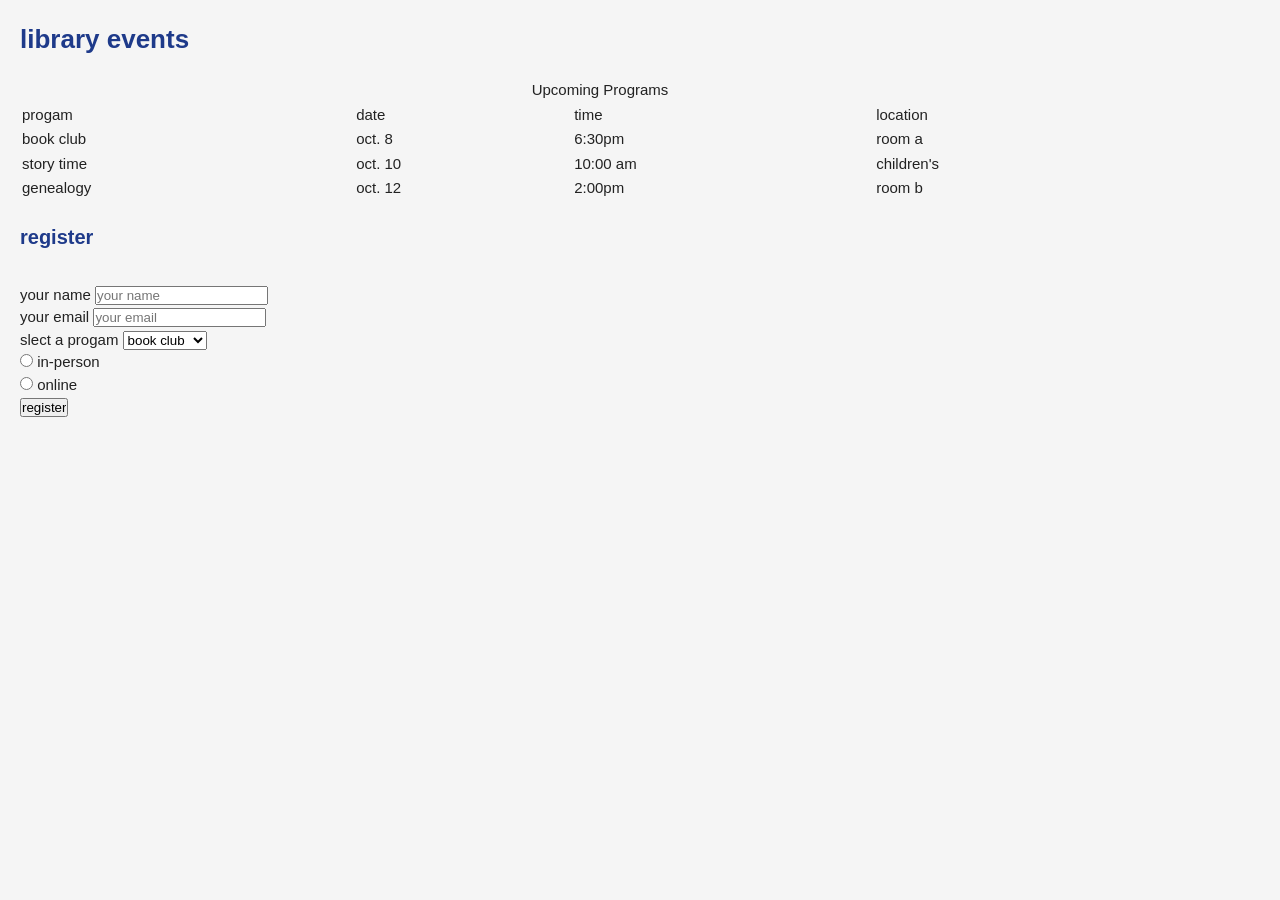
<file: exercise-06.html>
<!doctype html>
<html lang="en-US">
    <head>
        <meta charset="utf-8" />
        <title>my test page</title>
        <link href="style.css" rel="stylesheet" />
    </head>
    <body>

        <h1>library events</h1>
  
        <table>
            <caption> Upcoming Programs  </caption>
            <thead>
                <tr>
                    <td>progam</td>
                    <td>date</td>
                    <td>time</td>
                    <td>location</td>
                </tr>
            </thead>
            <tbody>
                 <tr>
                    <td>book club</td>
                    <td>oct. 8</td>
                    <td>6:30pm</td>
                    <td>room a</td>
                </tr>
                 <tr>
                    <td>story time</td>
                    <td>oct. 10</td>
                    <td>10:00 am</td>
                    <td>children's</td>
                </tr>
                 <tr>
                    <td>genealogy</td>
                    <td>oct. 12</td>
                    <td>2:00pm</td>
                    <td>room b</td>
                </tr>
            </tbody>
        </table>

        <h2> register </h2>
        <form>
            <div>
                <label for="name"> your name</label>
                <input type="text" name="name" placeholder="your name">
            </div>
             <div>
                <label for="email"> your email</label>
                <input type="email" name="email" placeholder="your email">
            </div>
            <div>
                <label for="progam">slect a progam</label>
                <select name="progam">
                    <option value="book club">book club</option>
                    <option value="story-time">story time</option>
                    <option value="genealogy">genealogy</option>
                </select>
             </div> 
             <div>
                <input type="radio" value="in-person" name="in-person">
                <label for="in-person">in-person</label>
             </div>
            <div>
                <input type="radio" value="online" name="online">
                <label for="online">online</label>
             </div>
             <div>
                <input type="submit" value="register">
             </div>
        </form>

    </body>
</html>
</file>
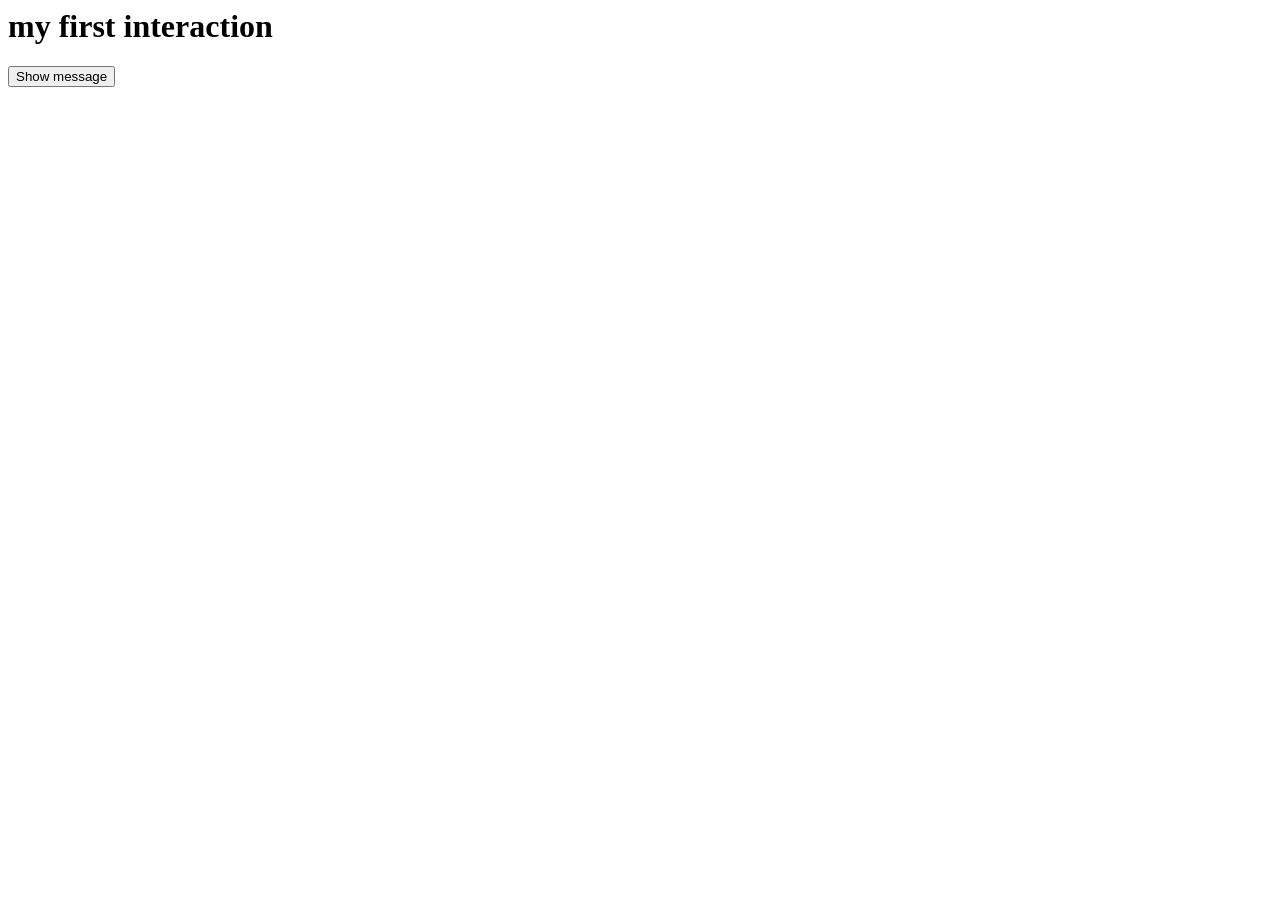
<file: exercise-10.html>
<meta name="viewport" content="width=device-width, initial-scale=1.0">
    <title>Pen</title>
  </head>
  <body>

    <h1>my first interaction </h1>

    <button id= "message-button"> Show message</button>

    <p id= "message" hidden="true"> Hello! You clicked a button</p>
    

    <script src="./script.js"></script>
  </body>
</html>
</file>
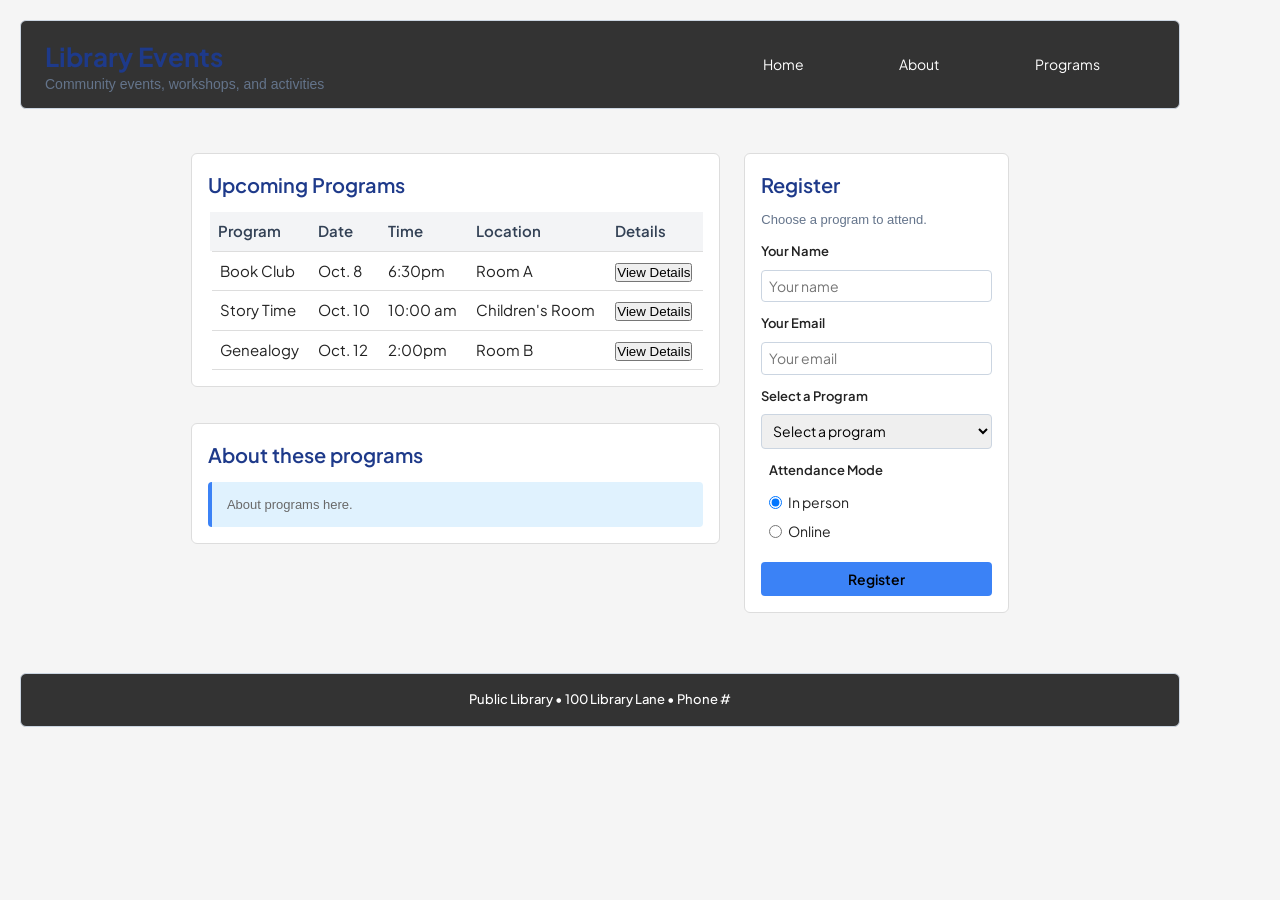
<file: exercise-12.html>
<!DOCTYPE html>
<html lang="en-US">
<head>
    <meta charset="utf-8" />
    <meta name="viewport" content="width=device-width, initial-scale=1.0">
    <title>Library Events & Registration</title>
    
    <link rel="preconnect" href="https://fonts.googleapis.com">
    <link rel="preconnect" href="https://fonts.gstatic.com" crossorigin>
    <link href="https://fonts.googleapis.com/css2?family=Plus+Jakarta+Sans:wght@400;500;600;700&display=swap" rel="stylesheet">
    
    <link href="style.css" rel="stylesheet" />
</head> 
<body>

    <header class="site-header">
        <div class="header-titles">
            <h1>Library Events</h1> 
            <p>Community events, workshops, and activities</p>
        </div>
        <nav class="nav-box" aria-label="Main Website Navigation Links">
            <ul>
                <li><a href="#">Home</a></li>
                <li><a href="#">About</a></li>
                <li><a href="#">Programs</a></li>
            </ul>
        </nav>
    </header>

    <div id="confirmation-message" class="confirmation-box" hidden>
        <p>Thank you for registering, <span id="confirm-name"></span>, for the <span id="confirm-program"></span> program!</p>
    </div>

    <div class="main-layout-wrapper">
        
        <main class="content-column">
            <!-- Upcoming Programs Table Block -->
            <section class="layout-card">
                <table id="library-name">
                    <caption>Upcoming Programs</caption>
                    <thead>
                        <tr>
                            <th scope="col">Program</th>
                            <th scope="col">Date</th>
                            <th scope="col">Time</th>
                            <th scope="col">Location</th>
                            <th scope="col">Details</th>
                        </tr>
                    </thead>
                    <tbody>
                        <tr>
                            <td>Book Club</td>
                            <td>Oct. 8</td>
                            <td>6:30pm</td>
                            <td>Room A</td>
                            <td><button type="button" class="details-button" data-target="Book Club">View Details</button></td>
                        </tr>
                        <tr>
                            <td>Story Time</td>
                            <td>Oct. 10</td>
                            <td>10:00 am</td>
                            <td>Children's Room</td>
                            <td><button type="button" class="details-button" data-target="Story Time">View Details</button></td>
                        </tr>
                        <tr>
                            <td>Genealogy</td>
                            <td>Oct. 12</td>
                            <td>2:00pm</td>
                            <td>Room B</td>
                            <td><button type="button" class="details-button" data-target="Genealogy">View Details</button></td>
                        </tr>
                    </tbody>
                </table>
            </section>

            <section class="layout-card">
                <h2>About these programs</h2>
                <div class="info-callout-box">
                    <p>About programs here.</p>
                </div>
                <div id="Book Club" class="progams-details" hidden>
                    <h3>Book Club Details</h3>
                    <p>Some details about this event...</p>
                </div>
                <div id="Story Time" class="progams-details" hidden>
                    <h3>Story Time Details</h3>
                    <p>Some details about this event...</p>
                </div>
                <div id="Genealogy" class="progams-details" hidden>
                    <h3>Genealogy Details</h3>
                    <p>Some details about this event...</p>
                </div>
            </section>
        </main>

        <aside class="sidebar-column">
            <section class="layout-card">
                <h2>Register</h2>
                <p class="sidebar-subtitle">Choose a program to attend.</p>
                
                <form id="registration-form" class="registration-form" action="#" method="POST">
                    <div class="form-group">
                        <label for="registration-name">Your Name</label>
                        <input type="text" id="registration-name" name="name" class="form-control" placeholder="Your name" required>
                    </div>
                    <div class="form-group">
                        <label for="user-email">Your Email</label>
                        <input type="email" id="user-email" name="email" class="form-control" placeholder="Your email" required>
                    </div>
                    <div class="form-group">
                        <label for="registration-program">Select a Program</label>
                        <select id="registration-program" name="program" class="form-control" required>
                            <option value="" disabled selected>Select a program</option>
                            <option value="Book Club">Book Club</option>
                            <option value="Story Time">Story Time</option>
                            <option value="Genealogy">Genealogy</option>
                        </select>
                    </div> 
                     
                    <fieldset class="radio-fieldset">
                        <legend>Attendance Mode</legend>
                        <div class="radio-option">
                            <input type="radio" id="mode-in-person" value="in-person" name="attendanceMode" checked>
                            <label for="mode-in-person">In person</label>
                        </div>
                        <div class="radio-option">
                            <input type="radio" id="mode-online" value="online" name="attendanceMode">
                            <label for="mode-online">Online</label>
                        </div>
                    </fieldset>
                     
                    <div>
                        <input type="submit" value="Register" class="submit-button">
                    </div>
                </form>
            </section>
        </aside>

    </div>

    <footer class="site-footer">
        <div class="footer-top">
            Public Library &bull; 100 Library Lane &bull; Phone #
        </div>
    </footer>

    <script src="./script-ex-12.js"></script>
</body>
</html>
</file>
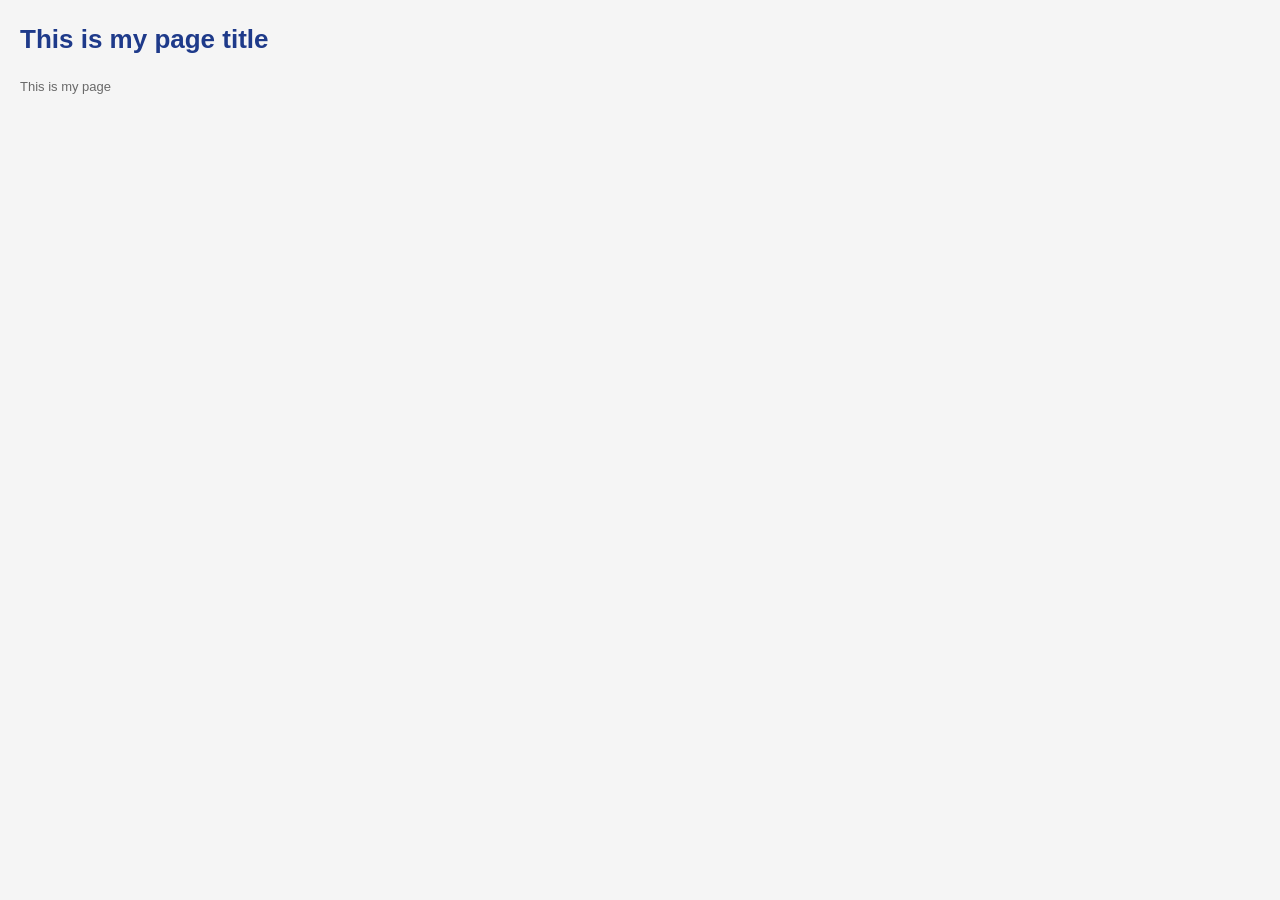
<file: exercise02.html>
<!DOCTYPE html>
<html lang=""en-US">
<head>
    <meta charset=""uf-8" />
    <title>My test page</title>
    <link href="style.css" rel="stylesheet" />
    </head>
    <body>
        <h1>This is my page title</h1>
<p> This is my page</p>
</body>
</html>
</file>
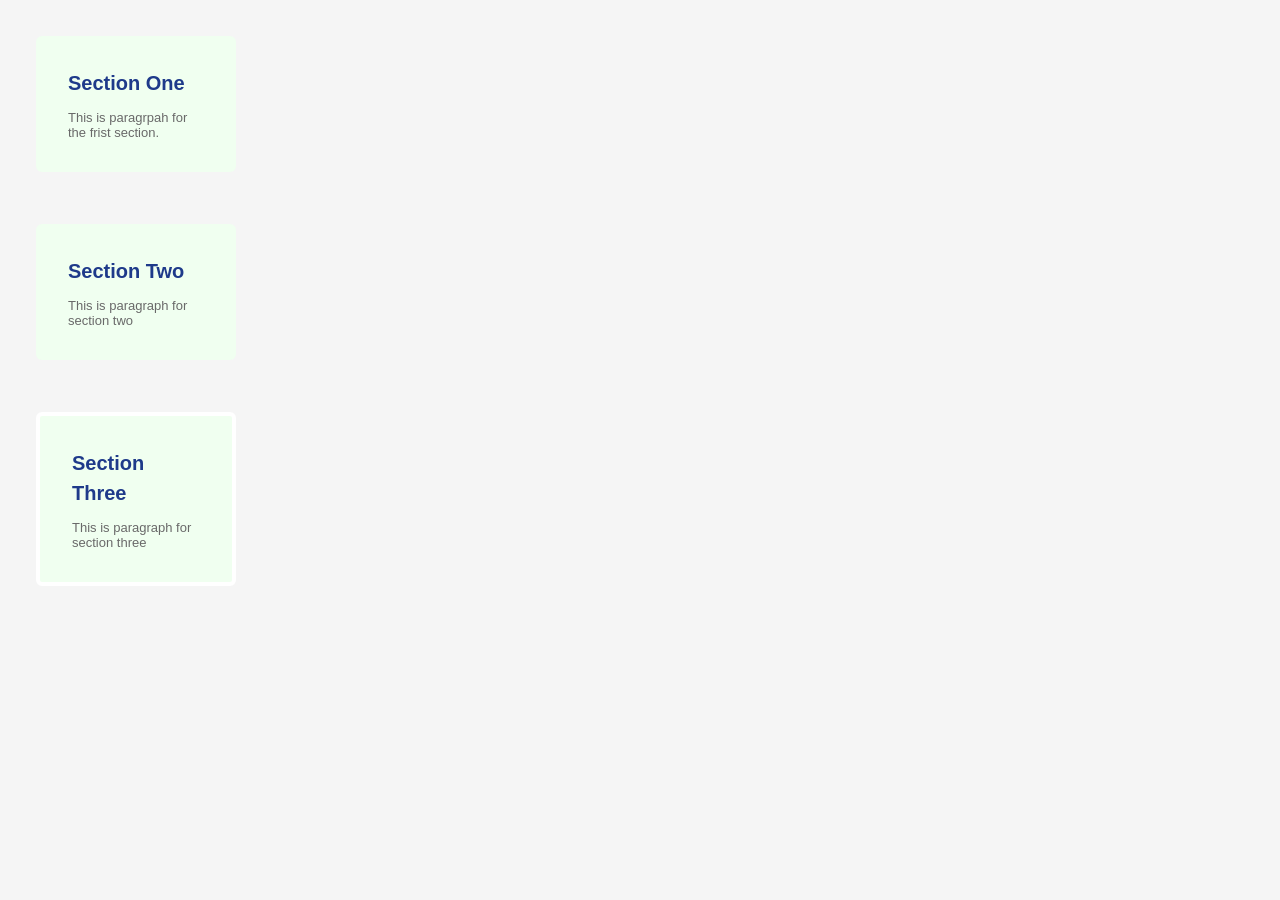
<file: exercise04.html>
<!DOCTYPE html>
<html lang=""en-US">
<head>
    <meta charset=""uf-8" />
    <title>My test page</title>
    <link href="style.css" rel="stylesheet" />
    </head>
    <body>

        <section class="about-section card" id="about-us">
           <h2> Section One </h2>
           <p>This is paragrpah for the frist section.</p>
        </section>
  
        <section class="about-section card" id=" meet the staff">
            <h2> Section Two</h2>
            <p> This is paragraph for section two</p>
        </section>

        <section class="about-section card" id="faqs">
            <h2> Section Three</h2>
            <p>This is paragraph for section three</p>
        </section>

 </body>
</html>
</file>
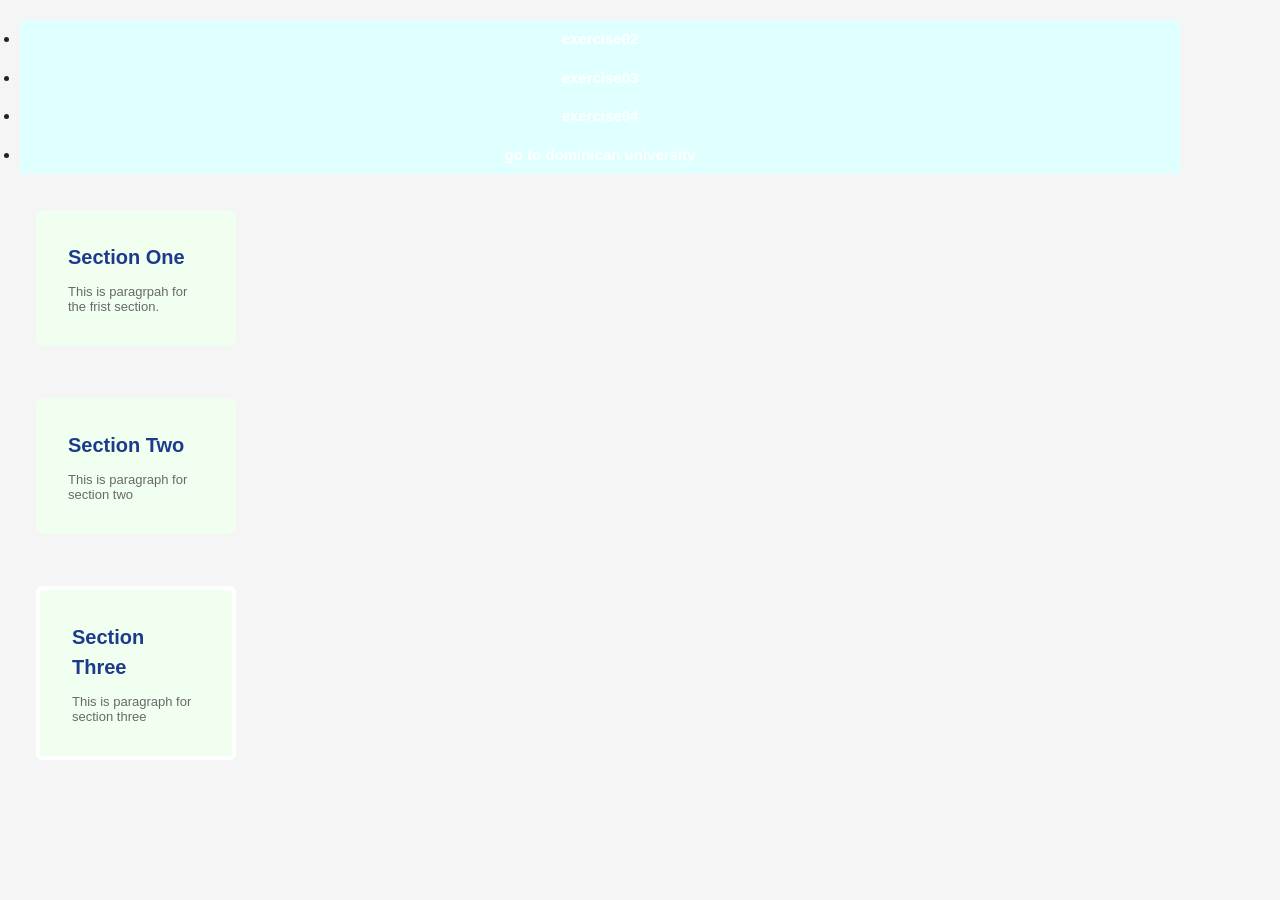
<file: exercise05.html>
<!DOCTYPE html>
<html lang=""en-US">
<head>
    <meta charset=""uf-8" />
    <title>My test page</title>
    <link href="style.css" rel="stylesheet" />
    </head>
    <body>

        <nav id="main-navigation">
            <ul>  
                <li><a alt="go to exercise02" href="exercise02.html">exercise02</a></li>
                <li><a alt="go to exercise03" href="exercise03.html">exercise03</a></li>
                <li><a alt="go to exercise04" href="exercise04.html">exercise04</a></li>
                <li><a alt="go to dominican university" href="https://www.dom.edu/">go to dominican university</a></li>
            </ul>
        </nav>

        <section class="about-section card" id="about-us">
           <h2> Section One </h2>
           <p>This is paragrpah for the frist section.</p>
        </section>
  
        <section class="about-section card" id=" meet the staff">
            <h2> Section Two</h2>
            <p> This is paragraph for section two</p>
        </section>

        <section class="about-section card" id="faqs">
            <h2> Section Three</h2>
            <p>This is paragraph for section three</p>
        </section>

 </body>
</html>
</file>
<file: style.css>
body{
    background-color:;
}
p{
    color: dimgray;
    font: icon;
    font-size: small;
    font-weight: lighter;
}
.card{
    border-radius: 6px;
}
.about-section{
    background-color: honeydew;
    color:black;
    margin: 16px;
    padding: 32px;
    width: 200px;   
}

#faqs{
    border: 4px solid white;
}




#main-navigation ul li a {
    padding: 8px 20px;
    background-color: lightcyan;
    color: white;
    font-weight: bold;
    text-decoration: none;
    display: block;
    text-align: center;
}

#main-navigation ul li a:hover {
    background-color: snow;
}


* {
  box-sizing: border-box;
  margin: 0;
  padding: 0;
}

* {
  box-sizing: border-box;
  margin: 0;
  padding: 0;
}

body {
  font-family: 'Plus Jakarta Sans', Arial, sans-serif;
  font-size: 15px;
  line-height: 1.5;
  color: #334155;            
  background-color: #f3f4f6; 
  padding: 20px;
  

  display: flex;
  flex-direction: column;
  gap: 20px;
  max-width: 1200px;
  margin: 0 auto;
}

.layout-card {
  border: 1px solid #cbd5e1; 
  border-radius: 6px;
  padding: 20px;
  background-color: #ffffff; 
}
.site-header {
  border: 1px solid #cbd5e1;
  border-radius: 6px;
  padding: 20px;
  background-color: #ffffff;
  display: flex;
  justify-content: space-between;
  align-items: center;
  flex-wrap: wrap;
  gap: 15px;
}

.main-layout-wrapper {
  display: flex;
  flex-direction: row;
  gap: 20px;
}

.content-column {
  flex: 2; 
  display: flex;
  flex-direction: column;
  gap: 20px;
}

.sidebar-column {
  flex: 1; /
  min-width: 300px;
  display: flex;
  flex-direction: column;
  gap: 20px;
}
.site-footer {
  border: 1px solid #cbd5e1;
  border-radius: 6px;
  padding: 20px;
  background-color: #ffffff;
  margin-top: auto; 
  text-align: center;
}

h1 {
  font-size: 26px;
  font-weight: 700;
  color: #1e3a8a; 
}

.header-titles p {
  font-size: 14px;
  color: #64748b; 
}

h2 {
  font-size: 20px;
  font-weight: 600;
  color: #1e3a8a;
  margin-bottom: 12px;
}

.nav-box ul {
  list-style: none;
}

.nav-box a {
  text-decoration: none;
  color: #334155;
  font-size: 14px;
}

.nav-box a:hover,
.nav-box a:focus {
  color: #3b82f6;
  text-decoration: underline;
}


#library-name {
  width: 100%;
  border-collapse: collapse;
}

#library-name caption {
  font-size: 20px;
  font-weight: 600;
  color: #1e3a8a;
  text-align: left;
  margin-bottom: 12px;
}

#library-name th,
#library-name td {
  border-bottom: 1px solid #cbd5e1;
  padding: 12px;
  text-align: left;
}

#library-name th {
  background-color: #f3f4f6; 
  color: #334155;
  font-weight: 600;
}


#library-name tbody tr:hover {
  background-color: #e0f2fe; 
}

.info-callout-box {
  background-color: #e0f2fe;  
  border-left: 4px solid #3b82f6; 
  padding: 15px;
  border-radius: 4px;
}

.sidebar-subtitle {
  font-size: 13px;
  color: #64748b;
  margin-bottom: 15px;
}

.registration-form .form-control:focus {
    outline: none; 
    border-color: #0056b3; 
    box-shadow: 0 0 0 4px rgba(0, 86, 179, 0.25); 
    background-color: #fffdf0; 
}

.form-group {
  display: flex;
  flex-direction: column;
  gap: 4px;
}

.form-group label {
  font-weight: 600;
  font-size: 13px;
}
.form-control {
  width: 100%;
  padding: 8px 12px;
  border: 1px solid #cbd5e1;
  border-radius: 4px;
  font-family: inherit;
  font-size: 14px;
}

.radio-fieldset {
  border: none;
  display: flex;
  flex-direction: column;
  gap: 8px;
}

.radio-fieldset legend {
  font-weight: 600;
  font-size: 13px;
  margin-bottom: 4px;
}

.radio-option {
  display: flex;
  align-items: center;
  gap: 6px;
  font-size: 14px;
}
.submit-button {
  background-color: #3b82f6; /
  color: #ffffff;
  border: none;
  border-radius: 4px;
  font-family: inherit;
  font-weight: 600;
  font-size: 14px;
  padding: 10px 20px;
  cursor: pointer;
  transition: background-color 0.2s;
}

.submit-button:focus {
    outline: 3px solid #0056b3;
    outline-offset: 3px;
    box-shadow: 0 4px 15px rgba(0, 0, 0, 0.3); 
}

.footer-top {
  font-size: 13px;
  font-weight: 500;
}

.container {
  background-color: #233d3d; 
  color: #ffffff;           
  padding: 12px;
  margin: 0 auto;
  max-width: 98%;
  box-sizing: border-box;
}

.nav-box ul {
  display: flex;
  flex-direction: column; 
  gap: 8px;
  list-style: none;
  margin: 36px;
  padding: 0;
}

.main-layout-wrapper {
  display: flex;
  flex-direction: column;
  gap: 30px;
}

.content-column .layout-card {
  overflow-x: auto;
  -webkit-overflow-scrolling: touch;
}

#library-name tbody tr {
  position: relative;
  transition: all 0.15s ease-in-out;
  border-left: 4px solid transparent; /* Hidden spacer to prevent layout shifting on hover */
}

#library-name tbody tr:hover {
  background-color: #e6f2f2;         /* Slightly deeper blue-grey highlight tint */
  border-left: 4px solid #0056b3;    /* Sharp, vivid blue anchor line matching your focus indicators */
  transform: scaleX(1.005);          /* Micro-scale lift to make the active row physically stand out */
}

/* Make text inside the hovered row pop clearly */
#library-name tbody tr:hover td {
  color: #000000;                     /* Shifts text to pure high-contrast black */
}

@media all and (min-width: 768px) 
{
  .nav-box ul {
    flex-direction: row;     /* Flattens smoothly into a clean horizontal row */
    gap: 16px;               /* Ample separation space for desktop cursors */
    justify-content: center;
    max-width: 100%;
  }

  .nav-box a {
    display: inline-block;
    min-width: 120px;        /* Ensures balanced uniform button sizes */
  }
}
  .main-layout-wrapper {
    flex-direction: row;
    column-gap: 60px;
  }

  .content-column {
    flex: 1; 
  }

  .sidebar-column {
    width: 280px;
    flex-shrink: 0;
  }
}

@media all and (min-width: 1200px) {
  .container {
    width: 960px;
    padding: 18px 54px;
  }
}
.confirmation-box[hidden] {
    display: none;
}
#confirmation-message {
  background-color: #e0f2fe;  
  border-left: 4px solid #3b82f6; 
  padding: 15px;
  border-radius: 4px;
  font-size: 14px;
  color: #1e3a8a;
}
* {
    box-sizing: border-box;
}

body {
    font-family: 'Plus Jakarta Sans', sans-serif;
    margin: 0;
    background: #f5f5f5;
    color: #222;
}

/* Header */
.site-header {
    background: #333;
    color: #fff;
    padding: 1rem 1.5rem;
    display: flex;
    justify-content: space-between;
    align-items: center;
}

.site-header h1,
.site-header p {
    margin: 0;
}

.nav-box ul {
    list-style: none;
    display: flex;
    gap: 1rem;
    margin: 0;
    padding: 0;
}

.nav-box a {
    color: #fff;
    text-decoration: none;
}

/* Confirmation Message */
.confirmation-box {
    max-width: 960px;
    margin: 1rem auto;
    padding: 0.75rem;
    background: #dff0d8;
    border: 1px solid #b2dba1;
}

/* Main Layout */
.main-layout-wrapper {
    max-width: 960px;
    margin: 1.5rem auto;
    padding: 0 1rem;
    display: flex;
    gap: 1.5rem;
}

.content-column {
    flex: 2;
}

.sidebar-column {
    flex: 1;
}

.layout-card {
    background: #fff;
    border: 1px solid #ddd;
    padding: 1rem;
    margin-bottom: 1rem;
}

/* Table */
#library-name {
    width: 100%;
    border-collapse: collapse;
    text-align: left;
}

#library-name th,
#library-name td {
    padding: 0.5rem;
    border-bottom: 1px solid #ddd;
}

/* Form */
.form-group {
    margin-bottom: 0.75rem;
}

.form-group label {
    display: block;
    margin-bottom: 0.25rem;
}

.form-control {
    width: 100%;
    padding: 0.4rem;
}

.radio-fieldset {
    margin-bottom: 0.75rem;
    padding: 0.5rem;
}

.submit-button {
    width: 100%;
    padding: 0.5rem;
    cursor: pointer;
}

/* Footer */
.site-footer {
    text-align: center;
    padding: 1rem;
    background: #333;
    color: #fff;
}
</file>
